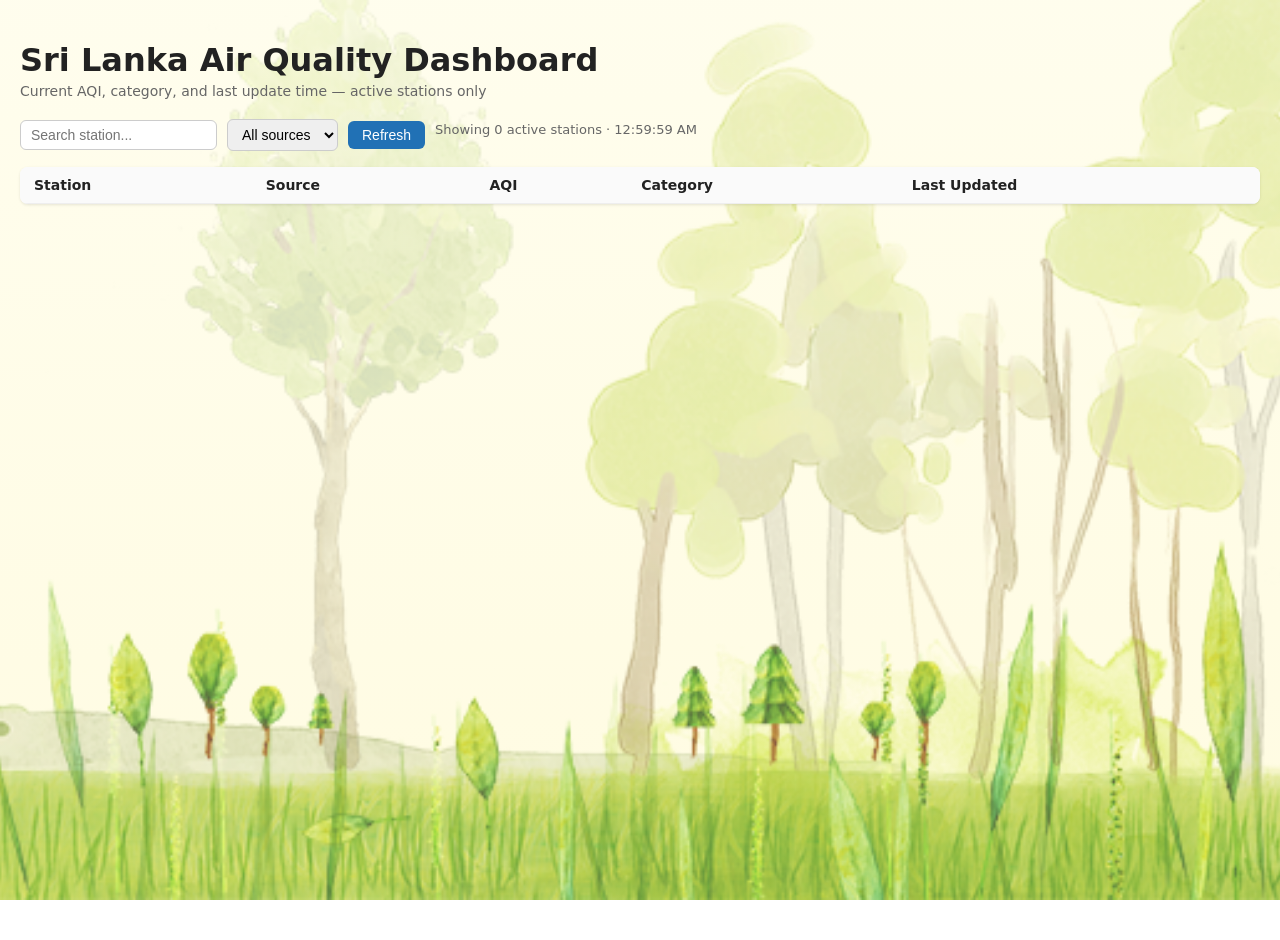
<file: dashboard.html>
<!DOCTYPE html>
<html lang="en">
<head>
  <meta charset="UTF-8" />
  <meta name="viewport" content="width=device-width, initial-scale=1.0" />
  <title>Air Quality Dashboard</title>
  <style>
    body {
      font-family: system-ui, sans-serif;
      margin: 0;
      padding: 20px;
      color: #222;
      min-height: 100vh;

      /* Forest watercolor background image with a very light lemon
         yellow translucent filter on top, matching the widget card. */
      background-image:
        linear-gradient(178deg, rgba(255, 250, 205, 0.35) 0%, rgba(255, 245, 170, 0.35) 100%),
        url('forest-bg.png');
      background-size: cover, cover;
      background-position: center, center bottom;
      background-repeat: no-repeat, no-repeat;
      background-attachment: fixed, fixed;
    }
    h1 {
      margin-bottom: 4px;
    }
    .subtitle {
      color: #666;
      margin-bottom: 20px;
      font-size: 14px;
    }
    .controls {
      display: flex;
      gap: 10px;
      margin-bottom: 16px;
      flex-wrap: wrap;
      align-items: center;
    }
    .controls input, .controls select {
      padding: 6px 10px;
      border: 1px solid #ccc;
      border-radius: 6px;
      font-size: 14px;
    }
    table {
      width: 100%;
      border-collapse: collapse;
      background: #fff;
      border-radius: 8px;
      overflow: hidden;
      box-shadow: 0 1px 3px rgba(0,0,0,0.1);
    }
    th, td {
      padding: 10px 14px;
      text-align: left;
      border-bottom: 1px solid #eee;
      font-size: 14px;
    }
    th {
      background: #fafafa;
      cursor: pointer;
      user-select: none;
      position: sticky;
      top: 0;
    }
    th:hover {
      background: #f0f0f0;
    }
    .aqi-badge {
      display: inline-block;
      padding: 2px 10px;
      border-radius: 12px;
      color: #fff;
      font-weight: 600;
      min-width: 36px;
      text-align: center;
    }
    #status {
      margin-bottom: 12px;
      font-size: 13px;
      color: #666;
    }
    #refreshBtn {
      padding: 6px 14px;
      border: none;
      border-radius: 6px;
      background: #2171b5;
      color: #fff;
      cursor: pointer;
      font-size: 14px;
    }
    #refreshBtn:hover {
      background: #185a91;
    }
  </style>
</head>
<body>

  <h1>Sri Lanka Air Quality Dashboard</h1>
  <div class="subtitle">Current AQI, category, and last update time — active stations only</div>

  <div class="controls">
    <input id="searchInput" placeholder="Search station..." />
    <select id="sourceFilter">
      <option value="all">All sources</option>
      <option value="PurpleAir">PurpleAir</option>
      <option value="IQAir">IQAir</option>
      <option value="WAQI">WAQI</option>
    </select>
    <button id="refreshBtn">Refresh</button>
    <span id="status"></span>
  </div>

  <table>
    <thead>
      <tr>
        <th data-key="name">Station</th>
        <th data-key="source">Source</th>
        <th data-key="aqi">AQI</th>
        <th data-key="category">Category</th>
        <th data-key="fetchedAt">Last Updated</th>
      </tr>
    </thead>
    <tbody id="stationTableBody"></tbody>
  </table>

  <script>
    const STALE_THRESHOLD_HOURS = 24;

    let allStations = [];
    let sortKey = "name";
    let sortAsc = true;

    function getAQIColor(aqi) {
      if (aqi === null || aqi === undefined) return "#9e9e9e";
      if (aqi <= 50) return "#009966";
      if (aqi <= 100) return "#ffde33";
      if (aqi <= 150) return "#ff9933";
      if (aqi <= 200) return "#cc0033";
      if (aqi <= 300) return "#660099";
      return "#7e0023";
    }

    function isStationStale(st) {
      if (st.aqi === null || st.aqi === undefined) return true;
      if (!st.fetchedAt) return true;
      const fetchedTime = new Date(st.fetchedAt);
      if (isNaN(fetchedTime.getTime())) return true;
      const ageHours = (Date.now() - fetchedTime.getTime()) / (1000 * 60 * 60);
      return ageHours > STALE_THRESHOLD_HOURS;
    }

    function formatLastUpdated(st) {
      if (!st.fetchedAt) return "N/A";
      const d = new Date(st.fetchedAt);
      if (isNaN(d.getTime())) return "N/A";
      return d.toLocaleString();
    }

    // WAQI's bounding-box API often returns several distinct physical
    // stations sharing the same generic label (e.g. multiple monitors
    // all just called "Colombo"). Each has a unique stationId/coords
    // even though the name collides, so when duplicates are visible,
    // tag each with its coordinates to tell them apart.
    function getDisplayName(st, rows) {
      const duplicateCount = rows.filter(r => r.name === st.name).length;
      if (duplicateCount <= 1) return st.name;

      if (st.lat === undefined || st.lon === undefined) return st.name;
      return `${st.name} (${st.lat.toFixed(2)}, ${st.lon.toFixed(2)})`;
    }

    // WAQI's idx can be unstable across scraper runs for the same physical
    // station, which causes duplicate entries with identical name+coords
    // to pile up in aq_stations.json over time. Collapse those down to a
    // single row — the one with the most recent fetchedAt — so the same
    // station doesn't appear multiple times in the table.
    function dedupeStations(stations) {
      const groups = new Map();

      stations.forEach(st => {
        const hasCoords = st.lat !== undefined && st.lon !== undefined;
        const key = hasCoords
          ? `${st.name}_${st.lat.toFixed(3)}_${st.lon.toFixed(3)}`
          : (st.stationId || `${st.name}_${st.source}`);

        const existing = groups.get(key);
        if (!existing) {
          groups.set(key, st);
          return;
        }

        const existingTime = existing.fetchedAt ? new Date(existing.fetchedAt).getTime() : 0;
        const currentTime = st.fetchedAt ? new Date(st.fetchedAt).getTime() : 0;
        if (currentTime > existingTime) {
          groups.set(key, st);
        }
      });

      return Array.from(groups.values());
    }

    async function loadStations() {
      const statusEl = document.getElementById("status");
      statusEl.textContent = "Loading...";
      try {
        const res = await fetch("./aq_stations.json", { cache: "no-store" });
        const data = await res.json();
        const mapped = data.map(st => ({
          ...st,
          isStale: isStationStale(st)
        }));
        allStations = dedupeStations(mapped);
        render();
      } catch (err) {
        statusEl.textContent = "Failed to load AQI data.";
        console.error(err);
      }
    }

    function render() {
      const query = document.getElementById("searchInput").value.toLowerCase();
      const sourceFilter = document.getElementById("sourceFilter").value;

      let rows = allStations.filter(st => {
        if (st.isStale) return false; // 🔥 exclude inactive stations

        const matchesQuery = !query || st.name.toLowerCase().includes(query);
        const matchesSource = sourceFilter === "all" || st.source === sourceFilter;
        return matchesQuery && matchesSource;
      });

      rows.sort((a, b) => {
        let av = a[sortKey];
        let bv = b[sortKey];

        if (sortKey === "aqi") {
          av = av ?? -1;
          bv = bv ?? -1;
        } else if (sortKey === "fetchedAt") {
          av = av ? new Date(av).getTime() : 0;
          bv = bv ? new Date(bv).getTime() : 0;
        } else {
          av = (av || "").toString().toLowerCase();
          bv = (bv || "").toString().toLowerCase();
        }

        if (av < bv) return sortAsc ? -1 : 1;
        if (av > bv) return sortAsc ? 1 : -1;
        return 0;
      });

      const tbody = document.getElementById("stationTableBody");
      tbody.innerHTML = "";

      rows.forEach(st => {
        const tr = document.createElement("tr");

        tr.innerHTML = `
          <td>${getDisplayName(st, rows)}</td>
          <td>${st.source}</td>
          <td><span class="aqi-badge" style="background:${getAQIColor(st.aqi)}">${st.aqi ?? "N/A"}</span></td>
          <td>${st.category ?? "N/A"}</td>
          <td>${formatLastUpdated(st)}</td>
        `;
        tbody.appendChild(tr);
      });

      document.getElementById("status").textContent =
        `Showing ${rows.length} active stations · ${new Date().toLocaleTimeString()}`;
    }

    document.getElementById("searchInput").addEventListener("input", render);
    document.getElementById("sourceFilter").addEventListener("change", render);
    document.getElementById("refreshBtn").addEventListener("click", loadStations);

    document.querySelectorAll("th[data-key]").forEach(th => {
      th.addEventListener("click", () => {
        const key = th.dataset.key;
        if (sortKey === key) {
          sortAsc = !sortAsc;
        } else {
          sortKey = key;
          sortAsc = true;
        }
        render();
      });
    });

    loadStations();
  </script>

</body>
</html>
</file>
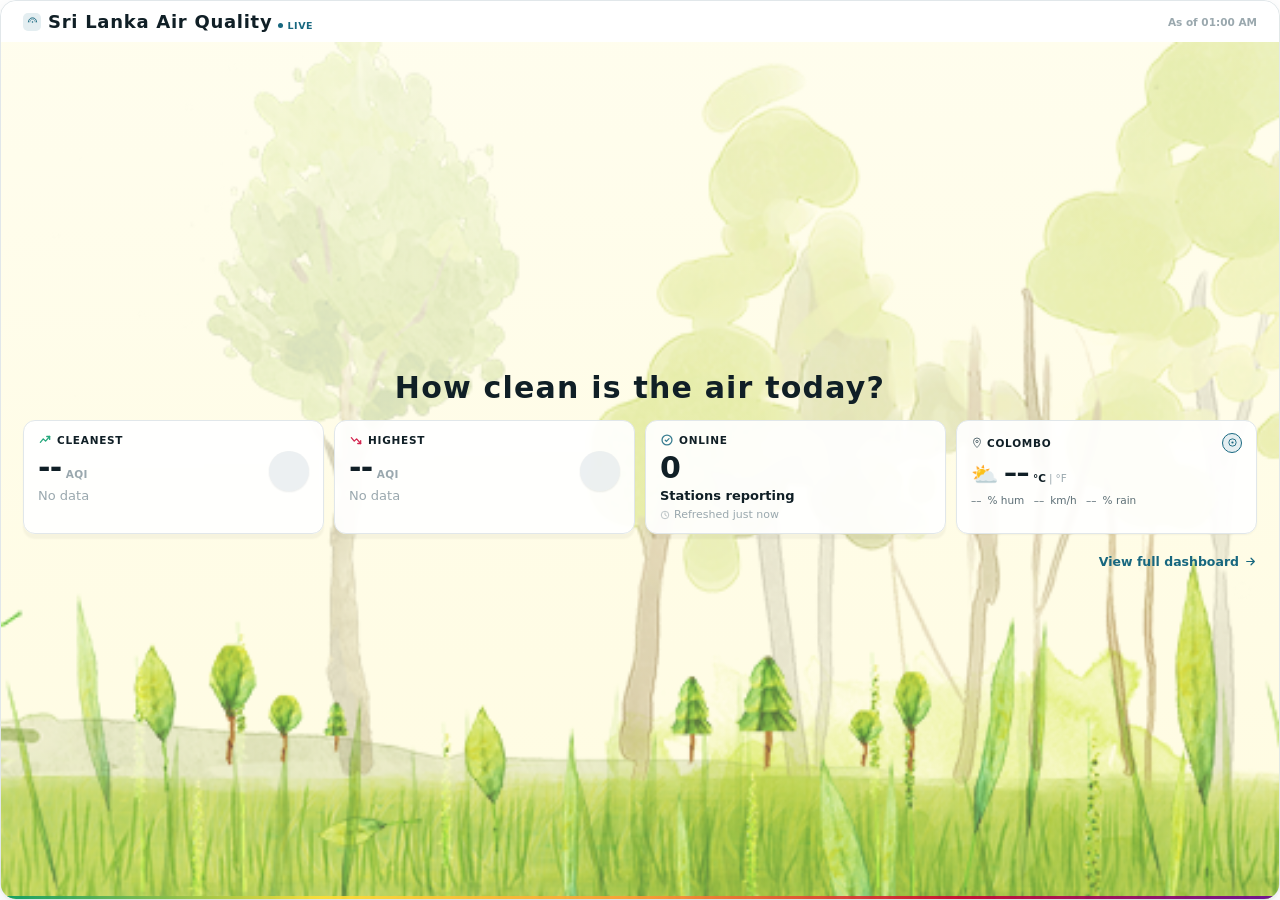
<file: widget.html>
<!DOCTYPE html>
<html lang="en">
<head>
  <meta charset="UTF-8" />
  <meta name="viewport" content="width=device-width, initial-scale=1.0" />
  <title>Sri Lanka Air Quality Widget</title>
  <style>
    :root {
      --ink: #101F26;
      --muted: #5C6E75;
      --faint: #9AA8AE;
      --hairline: #E1E7EA;
      --card-bg: #F1F5F9;
      --card-bg-alt: #DEDAE2;
      --box-bg: #FFFFFF;
      --brand: #17677F;
      --brand-soft: #E4EEF1;
      --brand-hover: #114F62;
    }

    * {
      box-sizing: border-box;
    }

    html, body {
      margin: 0;
      padding: 0;
      height: 100%;
      background: transparent;
      font-family: -apple-system, "Segoe UI", system-ui, sans-serif;
      -webkit-font-smoothing: antialiased;
    }

    .widget-card {
      position: relative;
      display: flex;
      flex-direction: column;
      width: 100%;
      height: 100%;
      min-height: 180px;
      padding: 0;

      border: 1px solid var(--hairline);
      border-radius: 16px;
      box-shadow: 0 1px 2px rgba(16, 31, 38, 0.05), 0 8px 24px rgba(16, 31, 38, 0.07);
      text-decoration: none;
      color: inherit;
      overflow: hidden;
      transition: box-shadow 0.2s ease, transform 0.2s ease;
    }

    .card-body {
      flex: 1;
      display: flex;
      flex-direction: column;
      justify-content: center;
      gap: clamp(10px, 3vw, 15px);
      padding: clamp(10px, 3vw, 14px) clamp(12px, 4vw, 22px) clamp(12px, 3vw, 16px);

      /* Forest watercolor background image with a very light lemon
         yellow translucent filter on top. */
      background-image:
        linear-gradient(178deg, rgba(255, 250, 205, 0.35) 0%, rgba(255, 245, 170, 0.35) 100%),
        url('forest-bg.png');
      background-size: cover, cover;
      background-position: center, center bottom;
      background-repeat: no-repeat, no-repeat;
    }

    .widget-card::before {
      content: "";
      position: absolute;
      bottom: 0;
      left: 0;
      right: 0;
      height: 3px;
      background: linear-gradient(
        to right,
        #009966, #ffde33, #ff9933, #cc0033, #660099
      );
      opacity: 0.9;
      z-index: 2;
    }

    .widget-card:hover {
      box-shadow: 0 3px 8px rgba(16, 31, 38, 0.08), 0 16px 34px rgba(16, 31, 38, 0.12);
      transform: translateY(-1px);
    }

    .header-row {
      background-color: white;
      display: flex;
      align-items: center;
      justify-content: space-between;
      flex-wrap: wrap;
      row-gap: 4px;
      column-gap: 10px;
      padding: clamp(8px, 2.5vw, 10px) clamp(12px, 4vw, 22px);
      border-radius: 16px 16px 0 0;
      position: sticky;
      top: 0;
      z-index: 3;
      flex-shrink: 0;
    }

    .brand-mark {
      display: flex;
      align-items: center;
      gap: 7px;
    }

    .brand-icon {
      width: 18px;
      height: 18px;
      border-radius: 5px;
      background: var(--brand-soft);
      display: flex;
      align-items: center;
      justify-content: center;
      flex-shrink: 0;
    }

    .brand-icon svg {
      width: 11px;
      height: 11px;
    }

    .eyebrow {
      font-size: clamp(13px, 3.6vw, 18px);
      font-weight: 700;
      letter-spacing: 0.04em;
      color: var(--ink);
      white-space: nowrap;
    }
    .eyebrow1 {
      font-size: clamp(18px, 5.5vw, 30px);
      font-weight: 700;
      letter-spacing: 0.04em;
      color: var(--ink);
      white-space: normal;
      position: relative;
      z-index: 1;
    }
    .live-tag {
      display: inline-flex;
      align-items: center;
      gap: 4px;
      font-size: 9.5px;
      font-weight: 700;
      letter-spacing: 0.06em;
      text-transform: uppercase;
      color: var(--brand);
      margin-left: 6px;
    }

    .live-dot {
      width: 5px;
      height: 5px;
      border-radius: 50%;
      background: var(--brand);
      flex-shrink: 0;
    }

    @media (prefers-reduced-motion: no-preference) {
      .live-dot {
        animation: pulse 2.4s ease-in-out infinite;
      }
    }

    @keyframes pulse {
      0%, 100% { opacity: 1; }
      50% { opacity: 0.3; }
    }

    .refresh-caption {
      font-size: 10.5px;
      font-weight: 600;
      color: var(--faint);
      white-space: nowrap;
    }

    .stats-grid {
      display: grid;
      grid-template-columns: repeat(4, minmax(0, 1fr));
      align-items: stretch;
      gap: 10px;
      position: relative;
      z-index: 1;
    }

    .stat-block {
      display: flex;
      flex-direction: column;
      gap: 5px;
      min-width: 0;
      padding: clamp(9px, 2.5vw, 12px) clamp(10px, 3vw, 14px);
      background: rgba(255, 255, 255, 0.92);
      border: 1px solid var(--hairline);
      border-radius: 12px;
      box-shadow: 0 5px 2px rgba(16, 31, 38, 0.04);
      backdrop-filter: blur(2px);
    }

    .stat-block-row {
      display: flex;
      flex-direction: row;
      align-items: center;
      justify-content: space-between;
      gap: 10px;
    }

    .stat-info {
      display: flex;
      flex-direction: column;
      gap: 5px;
      min-width: 0;
      flex: 1;
    }

    .stat-face-wrap {
      display: flex;
      align-items: center;
      justify-content: center;
      flex-shrink: 0;
    }

    .weather-card {
      min-width: 0;
      display: flex;
      flex-direction: column;
      gap: 5px;
      padding: clamp(9px, 2.5vw, 12px) clamp(10px, 3vw, 14px);
      background: rgba(255, 255, 255, 0.92);
      border: 1px solid var(--hairline);
      border-radius: 12px;
      box-shadow: 0 1px 2px rgba(16, 31, 38, 0.04);
      backdrop-filter: blur(2px);
      position: relative;
      z-index: 1;
    }

    .weather-top-row {
      display: flex;
      align-items: center;
      justify-content: space-between;
      gap: 6px;
    }

    .weather-location {
      display: flex;
      align-items: center;
      gap: 4px;
      min-width: 0;
      font-size: 10.5px;
      font-weight: 700;
      letter-spacing: 0.07em;
      text-transform: uppercase;
      color: var(--ink);
    }

    .weather-location span {
      overflow: hidden;
      text-overflow: ellipsis;
      white-space: nowrap;
    }

    .weather-location svg {
      width: 12px;
      height: 12px;
      flex-shrink: 0;
      color: var(--muted);
    }

    .precise-location-btn {
      display: inline-flex;
      align-items: center;
      justify-content: center;
      flex-shrink: 0;
      width: 20px;
      height: 20px;
      color: var(--brand);
      background: var(--brand-soft);
      border: 1px solid var(--brand);
      border-radius: 999px;
      padding: 0;
      cursor: pointer;
      font-family: inherit;
      transition: background 0.15s ease, color 0.15s ease;
    }

    .precise-location-btn svg {
      width: 11px;
      height: 11px;
      flex-shrink: 0;
    }

    .precise-location-btn:hover {
      background: var(--brand);
      color: #fff;
    }

    .precise-location-btn:disabled {
      opacity: 0.6;
      cursor: default;
    }

    .weather-main-row {
      display: flex;
      align-items: baseline;
      gap: 6px;
    }

    .weather-icon {
      font-size: clamp(17px, 4vw, 22px);
      line-height: 1;
      flex-shrink: 0;
    }

    .weather-temp-row {
      display: flex;
      align-items: baseline;
      gap: 4px;
    }

    .weather-temp {
      font-size: clamp(19px, 5vw, 26px);
      font-weight: 800;
      color: var(--ink);
      letter-spacing: -0.02em;
      font-variant-numeric: tabular-nums;
      white-space: nowrap;
    }

    .unit-toggle {
      display: flex;
      align-items: center;
      gap: 3px;
      font-size: 10.5px;
      color: var(--faint);
    }

    .unit-option {
      cursor: pointer;
    }

    .unit-option.active {
      color: var(--ink);
      font-weight: 700;
    }

    .weather-details {
      font-size: 10.5px;
      color: var(--muted);
      line-height: 1.5;
      white-space: nowrap;
      overflow: hidden;
      text-overflow: ellipsis;
    }

    .weather-details span {
      display: inline-block;
      margin-right: 6px;
    }

    .stat-label-row {
      display: flex;
      align-items: center;
      gap: 5px;
    }

    .stat-icon {
      width: 14px;
      height: 14px;
      flex-shrink: 0;
      opacity: 0.85;
    }

    .stat-label {
      font-size: 10.5px;
      font-weight: 700;
      letter-spacing: 0.07em;
      text-transform: uppercase;
      color: var(--ink);
      white-space: nowrap;
    }

    .stat-value-row {
      display: flex;
      align-items: baseline;
      gap: 4px;
    }

    .stat-face {
      width: clamp(28px, 8vw, 40px);
      height: clamp(28px, 8vw, 40px);
      flex-shrink: 0;
      border-radius: 50%;
      overflow: hidden;
      box-shadow: 0 1px 2px rgba(16, 31, 38, 0.15);
      display: inline-block;
      vertical-align: middle;
      transition: opacity 0.2s ease;
    }

    .stat-face:empty {
      background: var(--hairline);
      opacity: 0.6;
    }

    .stat-value {
      font-size: clamp(19px, 6vw, 30px);
      font-weight: 800;
      line-height: 1.05;
      color: var(--ink);
      font-variant-numeric: tabular-nums;
      letter-spacing: -0.02em;
      white-space: nowrap;
      transition: color 0.2s ease;
    }

    .stat-unit {
      font-size: 10.5px;
      font-weight: 700;
      letter-spacing: 0.03em;
      color: var(--faint);
      text-transform: uppercase;
    }

    .stat-station {
      font-size: 13px;
      font-weight: 650;
      color: var(--ink);
      white-space: nowrap;
      overflow: hidden;
      text-overflow: ellipsis;
    }

    .stat-updated {
      display: flex;
      align-items: center;
      gap: 4px;
      font-size: 11px;
      font-weight: 500;
      color: var(--faint);
      white-space: nowrap;
      overflow: hidden;
      text-overflow: ellipsis;
    }

    .stat-updated svg {
      width: 10px;
      height: 10px;
      flex-shrink: 0;
      opacity: 0.8;
    }

    .stat-station.faded,
    .stat-updated.faded {
      color: var(--faint);
      font-weight: 500;
    }

    .bottom-row {
      display: flex;
      align-items: center;
      justify-content: flex-end;
      padding-top: 5px;
      position: relative;
      z-index: 1;
    }

    .cta-button {
      display: inline-flex;
      align-items: center;
      gap: 5px;
      font-size: 12.5px;
      font-weight: 700;
      color: var(--brand);
      white-space: nowrap;
    }

    .cta-arrow {
      transition: transform 0.18s ease;
      display: flex;
      align-items: center;
    }

    .widget-card:hover .cta-arrow {
      transform: translateX(3px);
    }

    .widget-card:hover .cta-button {
      color: var(--brand-hover);
    }

    .widget-card.is-loading .stat-value {
      color: var(--faint);
    }

    /* Tablet / narrow embeds: drop to a 2x2 grid, weather card
       spans the full width beneath so it stays legible. */
    @media (max-width: 640px) {
      .widget-card {
        min-height: 0;
      }

      .stats-grid {
        grid-template-columns: repeat(2, minmax(0, 1fr));
      }

      .weather-card {
        grid-column: 1 / -1;
      }
    }

    /* Small phones: stack everything into a single column and
       let the cleanest/highest rows keep their face icon beside
       the numbers rather than wrapping awkwardly. */
    @media (max-width: 460px) {
      .stats-grid {
        grid-template-columns: 1fr;
        gap: 8px;
      }

      .weather-card {
        grid-column: auto;
      }

      .header-row {
        justify-content: flex-start;
      }

      .eyebrow {
        white-space: normal;
      }

      .refresh-caption {
        margin-left: auto;
      }

      .bottom-row {
        justify-content: center;
      }
    }

    /* Very small phones / tight iframes: trim spacing further and
       shrink the face icons so numbers never get clipped. */
    @media (max-width: 340px) {
      .card-body {
        gap: 8px;
      }

      .stat-face {
        width: 26px;
        height: 26px;
      }

      .stat-unit {
        font-size: 9px;
      }
    }
  </style>
</head>
<body>

  <a id="widgetCard" class="widget-card is-loading" href="dashboard.html" target="_top">

    <div class="header-row">
      <div class="brand-mark">
        <span class="brand-icon">
          <svg viewBox="0 0 24 24" fill="none" xmlns="http://www.w3.org/2000/svg">
            <path d="M3 13c0-5 4-9 9-9s9 4 9 9" stroke="#17677F" stroke-width="2" stroke-linecap="round"/>
            <path d="M6 13c0-3.3 2.7-6 6-6s6 2.7 6 6" stroke="#17677F" stroke-width="2" stroke-linecap="round" opacity="0.55"/>
            <circle cx="12" cy="13" r="1.6" fill="#17677F"/>
          </svg>
        </span>
        <span class="eyebrow">Sri Lanka Air Quality<span class="live-tag"><span class="live-dot"></span>Live</span></span><br/>
        
      </div>
      <span id="refreshCaption" class="refresh-caption"></span>
    </div>

    <div class="card-body">
    <div style="text-align: center;">
        <span class="eyebrow1">How clean is the air today?</span>
    </div>

    <div class="stats-grid">
      <div class="stat-block">
        <div class="stat-block-row">
          <div class="stat-info">
            <div class="stat-label-row">
              <svg class="stat-icon" viewBox="0 0 24 24" fill="none" xmlns="http://www.w3.org/2000/svg">
                <path d="M4 16L9 10L13 14L20 6" stroke="#009966" stroke-width="2.2" stroke-linecap="round" stroke-linejoin="round"/>
                <path d="M20 6H15M20 6V11" stroke="#009966" stroke-width="2.2" stroke-linecap="round" stroke-linejoin="round"/>
              </svg>
              <span class="stat-label">Cleanest</span>
            </div>
            <div class="stat-value-row">
              <span id="cleanValue" class="stat-value">&ndash;&ndash;</span>
              <span class="stat-unit">AQI</span>
            </div>
            <span id="cleanStation" class="stat-station faded">Loading&hellip;</span>
            <span id="cleanUpdated" class="stat-updated"></span>
          </div>
          <div class="stat-face-wrap">
            <span id="cleanFace" class="stat-face"></span>
          </div>
        </div>
      </div>

      <div class="stat-block">
        <div class="stat-block-row">
          <div class="stat-info">
            <div class="stat-label-row">
              <svg class="stat-icon" viewBox="0 0 24 24" fill="none" xmlns="http://www.w3.org/2000/svg">
                <path d="M4 8L9 14L13 10L20 18" stroke="#cc0033" stroke-width="2.2" stroke-linecap="round" stroke-linejoin="round"/>
                <path d="M20 13V18H15" stroke="#cc0033" stroke-width="2.2" stroke-linecap="round" stroke-linejoin="round"/>
              </svg>
              <span class="stat-label">Highest</span>
            </div>
            <div class="stat-value-row">
              <span id="highValue" class="stat-value">&ndash;&ndash;</span>
              <span class="stat-unit">AQI</span>
            </div>
            <span id="highStation" class="stat-station faded">Loading&hellip;</span>
            <span id="highUpdated" class="stat-updated"></span>
          </div>
          <div class="stat-face-wrap">
            <span id="highFace" class="stat-face"></span>
          </div>
        </div>
      </div>

      <div class="stat-block">
        <div class="stat-label-row">
          <svg class="stat-icon" viewBox="0 0 24 24" fill="none" xmlns="http://www.w3.org/2000/svg">
            <circle cx="12" cy="12" r="8.5" stroke="#17677F" stroke-width="2.2"/>
            <path d="M9 12.3L11 14.3L15.5 9.7" stroke="#17677F" stroke-width="2.2" stroke-linecap="round" stroke-linejoin="round"/>
          </svg>
          <span class="stat-label">Online</span>
        </div>
        <div class="stat-value-row">
          <span id="onlineValue" class="stat-value">&ndash;&ndash;</span>
        </div>
        <span class="stat-station">Stations reporting</span>
        <span id="onlineUpdated" class="stat-updated"></span>
      </div>

      <div class="weather-card">
        <div class="weather-top-row">
          <div class="weather-location">
            <svg viewBox="0 0 24 24" fill="none" xmlns="http://www.w3.org/2000/svg">
              <path d="M12 21s7-6.5 7-12a7 7 0 10-14 0c0 5.5 7 12 7 12z" stroke="currentColor" stroke-width="2"/>
              <circle cx="12" cy="9" r="2.3" stroke="currentColor" stroke-width="2"/>
            </svg>
            <span id="weatherLocationName">Loading&hellip;</span>
          </div>
          <button id="preciseLocationBtn" class="precise-location-btn" type="button" title="Use precise location">
            <svg viewBox="0 0 24 24" fill="none" xmlns="http://www.w3.org/2000/svg">
              <circle cx="12" cy="12" r="8" stroke="currentColor" stroke-width="2"/>
              <circle cx="12" cy="12" r="2.4" fill="currentColor"/>
            </svg>
          </button>
        </div>
        <div class="weather-main-row">
          <span id="weatherIcon" class="weather-icon">&#9925;</span>
          <div class="weather-temp-row">
            <span id="weatherTemp" class="weather-temp">&ndash;&ndash;</span>
            <span class="unit-toggle">
              <span id="unitC" class="unit-option active">&deg;C</span>|<span id="unitF" class="unit-option">&deg;F</span>
            </span>
          </div>
        </div>
        <div class="weather-details">
          <span><span id="weatherHumidity">&ndash;&ndash;</span>% hum</span>
          <span><span id="weatherWind">&ndash;&ndash;</span>km/h</span>
          <span><span id="weatherPrecip">&ndash;&ndash;</span>% rain</span>
        </div>
      </div>
    </div>

    <div class="bottom-row">
      <span class="cta-button">
        View full dashboard
        <span class="cta-arrow">
          <svg width="13" height="13" viewBox="0 0 24 24" fill="none" xmlns="http://www.w3.org/2000/svg">
            <path d="M5 12H19M19 12L13 6M19 12L13 18" stroke="currentColor" stroke-width="2.3" stroke-linecap="round" stroke-linejoin="round"/>
          </svg>
        </span>
      </span>
    </div>
    </div>
  </a>

  <script>
    const STALE_THRESHOLD_HOURS = 24; // matches dashboard.html

    const CLOCK_ICON = `<svg viewBox="0 0 24 24" fill="none" xmlns="http://www.w3.org/2000/svg">
      <circle cx="12" cy="12" r="9" stroke="currentColor" stroke-width="2"/>
      <path d="M12 7V12L15.5 14" stroke="currentColor" stroke-width="2" stroke-linecap="round" stroke-linejoin="round"/>
    </svg>`;

    function getAQIColor(aqi) {
      if (aqi === null || aqi === undefined) return "#9AA8AE";
      if (aqi <= 50) return "#009966";
      if (aqi <= 100) return "#ffde33";
      if (aqi <= 150) return "#ff9933";
      if (aqi <= 200) return "#cc0033";
      if (aqi <= 300) return "#660099";
      return "#7e0023";
    }

    const AQI_FACE_CONFIG = [
      { bg: "#009966", stroke: "#101F26", mouth: "smile" },
      { bg: "#ffde33", stroke: "#101F26", mouth: "neutral" },
      { bg: "#ff9933", stroke: "#101F26", mouth: "worried" },
      { bg: "#cc0033", stroke: "#ffffff", mouth: "mask" },
      { bg: "#660099", stroke: "#ffffff", mouth: "gasmask" },
      { bg: "#7e0023", stroke: "#ffffff", mouth: "respirator" }
    ];

    function buildAQIFace(bg, stroke, mouth) {
      let extra = "";

      const worriedBrows = mouth === "worried" || mouth === "mask" || mouth === "gasmask" || mouth === "respirator";
      if (worriedBrows) {
        extra += `<path d="M31 41 Q38 36 45 40" stroke="${stroke}" stroke-width="2.5" fill="none" stroke-linecap="round"/>
          <path d="M55 40 Q62 36 69 41" stroke="${stroke}" stroke-width="2.5" fill="none" stroke-linecap="round"/>`;
      }

      if (mouth === "gasmask" || mouth === "respirator") {
        extra += `<circle cx="37" cy="49" r="7.5" fill="none" stroke="${stroke}" stroke-width="2.5"/>
          <circle cx="63" cy="49" r="7.5" fill="none" stroke="${stroke}" stroke-width="2.5"/>
          <circle cx="37" cy="49" r="1.8" fill="${stroke}"/>
          <circle cx="63" cy="49" r="1.8" fill="${stroke}"/>`;
      } else {
        extra += `<circle cx="38" cy="47" r="2.4" fill="${stroke}"/>
          <circle cx="62" cy="47" r="2.4" fill="${stroke}"/>`;
      }

      switch (mouth) {
        case "smile":
          extra += `<path d="M38 60 Q50 71 62 60 Q50 65 38 60 Z" fill="${stroke}"/>`;
          break;
        case "neutral":
          extra += `<line x1="40" y1="64" x2="60" y2="64" stroke="${stroke}" stroke-width="3" stroke-linecap="round"/>`;
          break;
        case "worried":
          extra += `<path d="M40 68 Q50 60 60 68" stroke="${stroke}" stroke-width="3" fill="none" stroke-linecap="round"/>`;
          break;
        case "mask":
          extra += `<path d="M25 57 Q50 48 75 57 L75 67 Q50 78 25 67 Z" fill="none" stroke="${stroke}" stroke-width="3" stroke-linejoin="round"/>
            <line x1="50" y1="57" x2="50" y2="75" stroke="${stroke}" stroke-width="2"/>`;
          break;
        case "gasmask":
          extra += `<path d="M23 55 Q50 46 77 55 L77 73 Q50 83 23 73 Z" fill="none" stroke="${stroke}" stroke-width="3" stroke-linejoin="round"/>
            <circle cx="50" cy="67" r="8" fill="none" stroke="${stroke}" stroke-width="2.5"/>
            <circle cx="50" cy="67" r="3" fill="none" stroke="${stroke}" stroke-width="2"/>`;
          break;
        case "respirator":
          extra += `<path d="M21 53 Q50 44 79 53 L79 75 Q50 85 21 75 Z" fill="none" stroke="${stroke}" stroke-width="3" stroke-linejoin="round"/>
            <ellipse cx="50" cy="71" rx="13" ry="6.5" fill="none" stroke="${stroke}" stroke-width="2.5"/>
            <line x1="41" y1="71" x2="59" y2="71" stroke="${stroke}" stroke-width="2"/>`;
          break;
      }

      const head = `<circle cx="50" cy="50" r="30" fill="none" stroke="${stroke}" stroke-width="3"/>
        <path d="M28 40 Q30 21 50 19 Q70 21 72 40" fill="none" stroke="${stroke}" stroke-width="3" stroke-linecap="round"/>`;

      return `<svg viewBox="0 0 100 100" width="100%" height="100%" xmlns="http://www.w3.org/2000/svg">
        <circle cx="50" cy="50" r="50" fill="${bg}"/>
        ${head}
        ${extra}
      </svg>`;
    }

    function getAQIFaceSVG(aqi) {
      if (aqi === null || aqi === undefined) return "";
      let idx;
      if (aqi <= 50) idx = 0;
      else if (aqi <= 100) idx = 1;
      else if (aqi <= 150) idx = 2;
      else if (aqi <= 200) idx = 3;
      else if (aqi <= 300) idx = 4;
      else idx = 5;
      const cfg = AQI_FACE_CONFIG[idx];
      return buildAQIFace(cfg.bg, cfg.stroke, cfg.mouth);
    }

    function isStationStale(st) {
      if (st.aqi === null || st.aqi === undefined) return true;
      if (!st.fetchedAt) return true;
      const fetchedTime = new Date(st.fetchedAt);
      if (isNaN(fetchedTime.getTime())) return true;
      const ageHours = (Date.now() - fetchedTime.getTime()) / (1000 * 60 * 60);
      return ageHours > STALE_THRESHOLD_HOURS;
    }

    function dedupeStations(stations) {
      const groups = new Map();

      stations.forEach(st => {
        const hasCoords = st.lat !== undefined && st.lon !== undefined;
        const key = hasCoords
          ? `${st.name}_${st.lat.toFixed(3)}_${st.lon.toFixed(3)}`
          : (st.stationId || `${st.name}_${st.source}`);

        const existing = groups.get(key);
        if (!existing) {
          groups.set(key, st);
          return;
        }

        const existingTime = existing.fetchedAt ? new Date(existing.fetchedAt).getTime() : 0;
        const currentTime = st.fetchedAt ? new Date(st.fetchedAt).getTime() : 0;
        if (currentTime > existingTime) {
          groups.set(key, st);
        }
      });

      return Array.from(groups.values());
    }

    function formatUpdated(fetchedAt) {
      if (!fetchedAt) return "";
      const d = new Date(fetchedAt);
      if (isNaN(d.getTime())) return "";
      return d.toLocaleString([], {
        month: "short",
        day: "numeric",
        hour: "2-digit",
        minute: "2-digit"
      });
    }

    function setStat(valueEl, stationEl, updatedEl, aqi, name, fetchedAt, faceEl) {
      const color = getAQIColor(aqi);
      valueEl.textContent = aqi ?? "N/A";
      valueEl.style.color = color;
      stationEl.textContent = name;
      stationEl.classList.remove("faded");
      const time = formatUpdated(fetchedAt);
      updatedEl.innerHTML = time ? CLOCK_ICON + `<span>${time}</span>` : "";
      updatedEl.classList.remove("faded");
      if (faceEl) faceEl.innerHTML = getAQIFaceSVG(aqi);
    }

    function setEmptyStat(valueEl, stationEl, updatedEl, faceEl) {
      valueEl.textContent = "--";
      valueEl.style.color = "";
      stationEl.textContent = "No data";
      stationEl.classList.add("faded");
      updatedEl.innerHTML = "";
      updatedEl.classList.add("faded");
      if (faceEl) faceEl.innerHTML = "";
    }

    async function loadWidget() {
      const card = document.getElementById("widgetCard");
      const refreshCaption = document.getElementById("refreshCaption");

      const cleanValue = document.getElementById("cleanValue");
      const cleanStation = document.getElementById("cleanStation");
      const cleanUpdated = document.getElementById("cleanUpdated");
      const cleanFace = document.getElementById("cleanFace");

      const highValue = document.getElementById("highValue");
      const highStation = document.getElementById("highStation");
      const highUpdated = document.getElementById("highUpdated");
      const highFace = document.getElementById("highFace");

      const onlineValue = document.getElementById("onlineValue");
      const onlineUpdated = document.getElementById("onlineUpdated");

      try {
        const res = await fetch("./aq_stations.json", { cache: "no-store" });
        const data = await res.json();

        const mapped = data.map(st => ({
          ...st,
          isStale: isStationStale(st)
        }));

        const active = dedupeStations(mapped).filter(st => !st.isStale);
        const withReadings = active.filter(
          st => st.aqi !== null && st.aqi !== undefined && st.aqi !== 0
        );

        card.classList.remove("is-loading");
        onlineValue.textContent = active.length;

        const now = new Date();
        refreshCaption.textContent = "As of " + now.toLocaleTimeString([], {
          hour: "2-digit",
          minute: "2-digit"
        });
        onlineUpdated.innerHTML = CLOCK_ICON + "<span>Refreshed just now</span>";

        if (withReadings.length === 0) {
          setEmptyStat(cleanValue, cleanStation, cleanUpdated, cleanFace);
          setEmptyStat(highValue, highStation, highUpdated, highFace);
          return;
        }

        const cleanest = withReadings.reduce((a, b) => (a.aqi <= b.aqi ? a : b));
        const highest = withReadings.reduce((a, b) => (a.aqi >= b.aqi ? a : b));

        setStat(cleanValue, cleanStation, cleanUpdated, cleanest.aqi, cleanest.name, cleanest.fetchedAt, cleanFace);
        setStat(highValue, highStation, highUpdated, highest.aqi, highest.name, highest.fetchedAt, highFace);
      } catch (err) {
        console.error("[Widget] Failed to load AQI data:", err);
        card.classList.remove("is-loading");
        setEmptyStat(cleanValue, cleanStation, cleanUpdated, cleanFace);
        setEmptyStat(highValue, highStation, highUpdated, highFace);
        onlineValue.textContent = "--";
        refreshCaption.textContent = "Failed to load";
      }
    }

    loadWidget();

    setInterval(loadWidget, 10 * 60 * 1000);

    const DEFAULT_WEATHER_LOCATION = { lat: 6.9271, lon: 79.8612, name: "Colombo" };
    let weatherUnit = "C";
    let lastTempC = null;

    const WEATHER_ICONS = {
      0: "\u2600\uFE0F",
      1: "\uD83C\uDF24\uFE0F",
      2: "\u26C5",
      3: "\u2601\uFE0F",
      45: "\uD83C\uDF2B\uFE0F", 48: "\uD83C\uDF2B\uFE0F",
      51: "\uD83C\uDF26\uFE0F", 53: "\uD83C\uDF26\uFE0F", 55: "\uD83C\uDF26\uFE0F",
      61: "\uD83C\uDF27\uFE0F", 63: "\uD83C\uDF27\uFE0F", 65: "\uD83C\uDF27\uFE0F",
      66: "\uD83C\uDF27\uFE0F", 67: "\uD83C\uDF27\uFE0F",
      71: "\uD83C\uDF28\uFE0F", 73: "\uD83C\uDF28\uFE0F", 75: "\uD83C\uDF28\uFE0F", 77: "\uD83C\uDF28\uFE0F",
      80: "\uD83C\uDF26\uFE0F", 81: "\uD83C\uDF26\uFE0F", 82: "\uD83C\uDF27\uFE0F",
      85: "\uD83C\uDF28\uFE0F", 86: "\uD83C\uDF28\uFE0F",
      95: "\u26C8\uFE0F", 96: "\u26C8\uFE0F", 99: "\u26C8\uFE0F"
    };

    function getWeatherIcon(code) {
      return WEATHER_ICONS[code] || "\u26C5";
    }

    function renderTemp() {
      const tempEl = document.getElementById("weatherTemp");
      if (lastTempC === null) {
        tempEl.textContent = "--";
        return;
      }
      const value = weatherUnit === "C" ? lastTempC : (lastTempC * 9) / 5 + 32;
      tempEl.textContent = Math.round(value) + "\u00B0";
    }

    function setUnit(unit) {
      weatherUnit = unit;
      document.getElementById("unitC").classList.toggle("active", unit === "C");
      document.getElementById("unitF").classList.toggle("active", unit === "F");
      renderTemp();
    }

    async function reverseGeocodeLocation(lat, lon) {
      try {
        const res = await fetch(
          `https://api.bigdatacloud.net/data/reverse-geocode-client?latitude=${lat}&longitude=${lon}&localityLanguage=en`
        );
        const data = await res.json();
        return data.city || data.locality || data.principalSubdivision || "Your area";
      } catch (err) {
        console.error("[Weather] Reverse geocoding failed:", err);
        return "Your area";
      }
    }

    async function fetchWeather(lat, lon) {
      const url =
        `https://api.open-meteo.com/v1/forecast?latitude=${lat}&longitude=${lon}` +
        `&current=temperature_2m,relative_humidity_2m,weather_code,wind_speed_10m` +
        `&hourly=precipitation_probability&timezone=auto`;
      const res = await fetch(url);
      if (!res.ok) throw new Error("Weather fetch failed: " + res.status);
      return res.json();
    }

    async function loadWeatherFor(lat, lon, knownName) {
      const locationNameEl = document.getElementById("weatherLocationName");
      const iconEl = document.getElementById("weatherIcon");
      const humidityEl = document.getElementById("weatherHumidity");
      const windEl = document.getElementById("weatherWind");
      const precipEl = document.getElementById("weatherPrecip");

      locationNameEl.textContent = knownName || "Loading\u2026";

      try {
        const [weatherData, resolvedName] = await Promise.all([
          fetchWeather(lat, lon),
          knownName ? Promise.resolve(knownName) : reverseGeocodeLocation(lat, lon)
        ]);

        locationNameEl.textContent = resolvedName;

        const current = weatherData.current;
        lastTempC = current.temperature_2m;
        renderTemp();

        iconEl.textContent = getWeatherIcon(current.weather_code);
        humidityEl.textContent = Math.round(current.relative_humidity_2m);
        windEl.textContent = Math.round(current.wind_speed_10m);

        let precipValue = "--";
        if (weatherData.hourly && weatherData.hourly.time) {
          const idx = weatherData.hourly.time.indexOf(current.time);
          if (idx !== -1) {
            precipValue = weatherData.hourly.precipitation_probability[idx];
          }
        }
        precipEl.textContent = precipValue;
      } catch (err) {
        console.error("[Weather] Failed to load weather:", err);
        locationNameEl.textContent = resolvedNameFallback(knownName);
      }
    }

    function resolvedNameFallback(knownName) {
      return knownName || "Unavailable";
    }

    function usePreciseLocation() {
      const btn = document.getElementById("preciseLocationBtn");
      if (!navigator.geolocation) {
        alert("Precise location isn't supported in this browser.");
        return;
      }
      btn.disabled = true;
      const originalTitle = btn.title;
      btn.title = "Locating\u2026";

      navigator.geolocation.getCurrentPosition(
        async (position) => {
          const { latitude, longitude } = position.coords;
          await loadWeatherFor(latitude, longitude);
          btn.disabled = false;
          btn.title = originalTitle;
        },
        (err) => {
          console.error("[Weather] Geolocation denied/failed:", err);
          btn.disabled = false;
          btn.title = originalTitle;

          const locationNameEl = document.getElementById("weatherLocationName");
          const message = err.code === 1
            ? "Location blocked by this page"
            : "Location unavailable";
          locationNameEl.textContent = message;
          setTimeout(() => {
            if (locationNameEl.textContent === message) {
              locationNameEl.textContent = DEFAULT_WEATHER_LOCATION.name;
            }
          }, 4000);
        },
        { enableHighAccuracy: true, timeout: 10000 }
      );
    }

    document.getElementById("unitC").addEventListener("click", () => setUnit("C"));
    document.getElementById("unitF").addEventListener("click", () => setUnit("F"));

    document.getElementById("preciseLocationBtn").addEventListener("click", (e) => {
      e.preventDefault();
      e.stopPropagation();
      usePreciseLocation();
    });

    loadWeatherFor(DEFAULT_WEATHER_LOCATION.lat, DEFAULT_WEATHER_LOCATION.lon, DEFAULT_WEATHER_LOCATION.name);
  </script>

</body>
</html>
</file>
